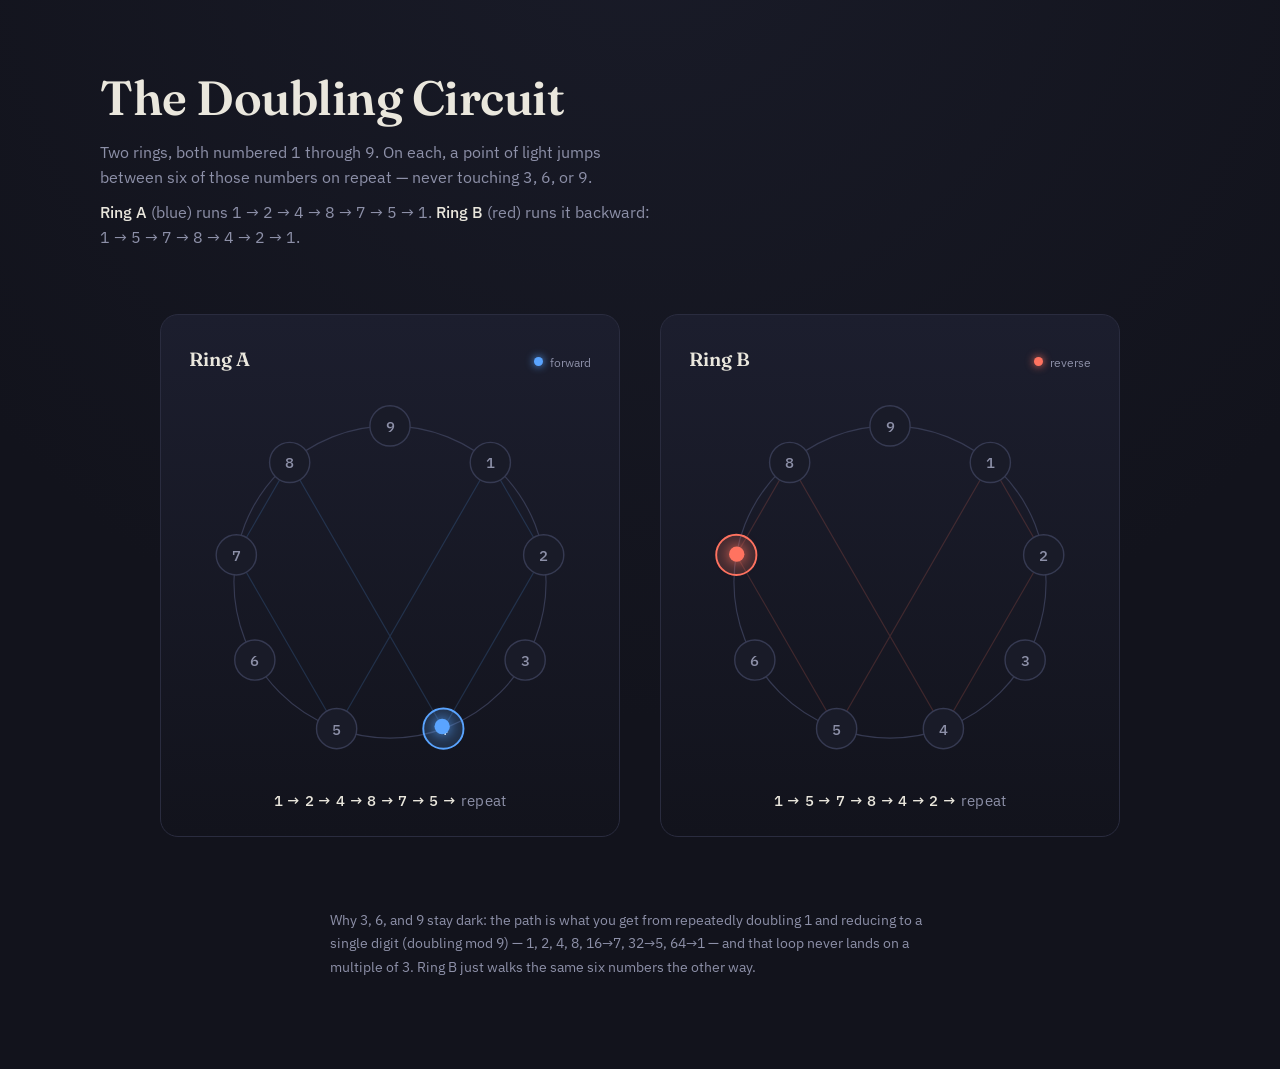
<file: doubling-circuit.html>
<!DOCTYPE html>
<html lang="en">
<head>
<meta charset="UTF-8">
<meta name="viewport" content="width=device-width, initial-scale=1.0">
<title>The Doubling Circuit</title>
<link rel="preconnect" href="https://fonts.googleapis.com">
<link rel="preconnect" href="https://fonts.gstatic.com" crossorigin>
<link href="https://fonts.googleapis.com/css2?family=Fraunces:opsz,wght@9..144,400;9..144,600&family=IBM+Plex+Sans:wght@400;500;600&display=swap" rel="stylesheet">
<style>
  :root{
    --bg: #12131c;
    --bg-2: #191b28;
    --panel: #1c1e2e;
    --ring: #363a52;
    --ring-dim: #2a2c3f;
    --text: #eae7dd;
    --muted: #8d90a8;
    --blue: #5aa4ff;
    --blue-dim: rgba(90,164,255,0.18);
    --red: #ff7360;
    --red-dim: rgba(255,115,96,0.18);
    --brass: #cbab6d;
    --line-width: 1px;
  }

  *{ box-sizing: border-box; }

  html,body{
    margin:0;
    padding:0;
    background: radial-gradient(120% 140% at 50% -10%, var(--bg-2) 0%, var(--bg) 55%);
    color: var(--text);
    font-family: 'IBM Plex Sans', system-ui, sans-serif;
    min-height:100%;
  }

  body{
    padding: clamp(28px, 6vw, 72px) clamp(18px, 6vw, 48px) 80px;
  }

  .wrap{
    max-width: 1080px;
    margin: 0 auto;
  }

  header{
    max-width: 620px;
    margin: 0 0 clamp(40px, 6vw, 64px);
  }

  h1{
    font-family: 'Fraunces', serif;
    font-weight: 600;
    font-size: clamp(2rem, 4.6vw, 3rem);
    line-height: 1.08;
    letter-spacing: -0.01em;
    margin: 0 0 16px;
    color: var(--text);
  }

  header p{
    font-size: 0.98rem;
    line-height: 1.6;
    color: var(--muted);
    margin: 0 0 10px;
    max-width: 56ch;
  }

  header p strong{
    color: var(--text);
    font-weight: 500;
  }

  .circuits{
    display: flex;
    gap: clamp(20px, 4vw, 40px);
    flex-wrap: wrap;
    justify-content: center;
  }

  .panel{
    background: linear-gradient(180deg, var(--panel), var(--bg));
    border: 1px solid var(--ring-dim);
    border-radius: 18px;
    padding: clamp(20px, 3vw, 32px) clamp(16px, 3vw, 28px) 26px;
    flex: 1 1 380px;
    max-width: 460px;
    min-width: 280px;
  }

  .panel-head{
    display:flex;
    align-items: baseline;
    justify-content: space-between;
    margin-bottom: 6px;
  }

  .panel-head h2{
    font-family: 'Fraunces', serif;
    font-weight: 600;
    font-size: 1.2rem;
    margin: 0;
  }

  .dot-label{
    display:flex;
    align-items:center;
    gap:7px;
    font-size: 0.78rem;
    color: var(--muted);
  }

  .swatch{
    width: 9px; height: 9px; border-radius: 50%;
    display:inline-block;
  }

  .panel.a .swatch{ background: var(--blue); box-shadow: 0 0 8px var(--blue); }
  .panel.b .swatch{ background: var(--red); box-shadow: 0 0 8px var(--red); }

  svg{
    width: 100%;
    height: auto;
    display: block;
    margin: 10px auto 4px;
    overflow: visible;
  }

  .ring{
    fill: none;
    stroke: var(--ring);
    stroke-width: 1;
  }

  .guide-line{
    fill: none;
    stroke-width: 1;
  }

  .panel.a .guide-line{ stroke: var(--blue-dim); }
  .panel.b .guide-line{ stroke: var(--red-dim); }

  .node circle{
    fill: var(--bg-2);
    stroke: var(--ring);
    stroke-width: 1.2;
    transition: stroke 0.25s ease, fill 0.25s ease;
  }

  .node text{
    font-family: 'IBM Plex Sans', sans-serif;
    font-size: 13px;
    font-weight: 500;
    fill: var(--muted);
    text-anchor: middle;
    dominant-baseline: central;
    transition: fill 0.25s ease;
  }

  .node.lit circle{
    stroke-width: 1.6;
  }
  .panel.a .node.lit circle{ stroke: var(--blue); fill: var(--blue-dim); }
  .panel.b .node.lit circle{ stroke: var(--red); fill: var(--red-dim); }
  .node.lit text{ fill: var(--text); }

  .ball{
    r: 6.5;
  }
  .panel.a .ball{ fill: var(--blue); filter: drop-shadow(0 0 6px var(--blue)); }
  .panel.b .ball{ fill: var(--red); filter: drop-shadow(0 0 6px var(--red)); }

  .sequence{
    text-align: center;
    font-size: 0.92rem;
    color: var(--muted);
    letter-spacing: 0.02em;
    margin-top: 8px;
  }

  .sequence b{
    color: var(--text);
    font-weight: 500;
  }

  footer{
    max-width: 620px;
    margin: clamp(48px, 7vw, 72px) auto 0;
    font-size: 0.88rem;
    line-height: 1.65;
    color: var(--muted);
  }

  footer p{ margin: 0 0 10px; }

  @media (prefers-reduced-motion: reduce){
    .ball{ transition: none; }
  }
</style>
</head>
<body>
<div class="wrap">
  <header>
    <h1>The Doubling Circuit</h1>
    <p>Two rings, both numbered 1 through 9. On each, a point of light jumps between six of those numbers on repeat — never touching 3, 6, or 9.</p>
    <p><strong>Ring A</strong> (blue) runs 1 → 2 → 4 → 8 → 7 → 5 → 1. <strong>Ring B</strong> (red) runs it backward: 1 → 5 → 7 → 8 → 4 → 2 → 1.</p>
  </header>

  <div class="circuits">
    <div class="panel a">
      <div class="panel-head">
        <h2>Ring A</h2>
        <div class="dot-label"><span class="swatch"></span>forward</div>
      </div>
      <svg id="svg-a" viewBox="0 0 340 340"></svg>
      <div class="sequence" id="seq-a"></div>
    </div>

    <div class="panel b">
      <div class="panel-head">
        <h2>Ring B</h2>
        <div class="dot-label"><span class="swatch"></span>reverse</div>
      </div>
      <svg id="svg-b" viewBox="0 0 340 340"></svg>
      <div class="sequence" id="seq-b"></div>
    </div>
  </div>

  <footer>
    <p>Why 3, 6, and 9 stay dark: the path is what you get from repeatedly doubling 1 and reducing to a single digit (doubling mod 9) — 1, 2, 4, 8, 16→7, 32→5, 64→1 — and that loop never lands on a multiple of 3. Ring B just walks the same six numbers the other way.</p>
  </footer>
</div>

<script>
(function(){
  const CX = 170, CY = 170, R = 132, NODE_R = 17;

  function pointFor(n){
    // 1 at top, clockwise, 9 positions evenly spaced
    const angle = ((n - 1) * 40 - 50) * Math.PI / 180;
    return { x: CX + R * Math.cos(angle), y: CY + R * Math.sin(angle) };
  }

  function buildRing(svgEl, sequence){
    const svgNS = "http://www.w3.org/2000/svg";
    const ring = document.createElementNS(svgNS, "circle");
    ring.setAttribute("cx", CX); ring.setAttribute("cy", CY); ring.setAttribute("r", R);
    ring.setAttribute("class", "ring");
    svgEl.appendChild(ring);

    // faint guide path connecting the sequence
    let d = "";
    sequence.forEach((n, i) => {
      const p = pointFor(n);
      d += (i === 0 ? "M" : "L") + p.x.toFixed(1) + "," + p.y.toFixed(1) + " ";
    });
    const guide = document.createElementNS(svgNS, "path");
    guide.setAttribute("d", d);
    guide.setAttribute("class", "guide-line");
    svgEl.appendChild(guide);

    // nodes 1..9
    const nodes = {};
    for (let n = 1; n <= 9; n++){
      const p = pointFor(n);
      const g = document.createElementNS(svgNS, "g");
      g.setAttribute("class", "node");
      const c = document.createElementNS(svgNS, "circle");
      c.setAttribute("cx", p.x); c.setAttribute("cy", p.y); c.setAttribute("r", NODE_R);
      const t = document.createElementNS(svgNS, "text");
      t.setAttribute("x", p.x); t.setAttribute("y", p.y);
      t.textContent = n;
      g.appendChild(c); g.appendChild(t);
      svgEl.appendChild(g);
      nodes[n] = g;
    }

    const ball = document.createElementNS(svgNS, "circle");
    ball.setAttribute("class", "ball");
    ball.setAttribute("r", 6.5);
    const start = pointFor(sequence[0]);
    ball.setAttribute("cx", start.x);
    ball.setAttribute("cy", start.y);
    svgEl.appendChild(ball);

    return { nodes, ball };
  }

  function easeInOutCubic(t){
    return t < 0.5 ? 4*t*t*t : 1 - Math.pow(-2*t+2, 3) / 2;
  }

  function animate(svgEl, sequence, hopMs){
    const { nodes, ball } = buildRing(svgEl, sequence);
    const points = sequence.map(pointFor);
    const segCount = points.length - 1;
    let litNode = null;

    function frame(ts){
      const totalElapsed = ts % (hopMs * segCount);
      const segIndex = Math.min(Math.floor(totalElapsed / hopMs), segCount - 1);
      const t = easeInOutCubic((totalElapsed - segIndex * hopMs) / hopMs);

      const p0 = points[segIndex], p1 = points[segIndex + 1];
      const x = p0.x + (p1.x - p0.x) * t;
      const y = p0.y + (p1.y - p0.y) * t;
      ball.setAttribute("cx", x);
      ball.setAttribute("cy", y);

      const currentNum = t < 0.08 ? sequence[segIndex] : (t > 0.92 ? sequence[segIndex + 1] : null);
      if (currentNum !== null && nodes[currentNum] !== litNode){
        if (litNode) litNode.classList.remove("lit");
        litNode = nodes[currentNum];
        litNode.classList.add("lit");
      }

      requestAnimationFrame(frame);
    }
    requestAnimationFrame(frame);
  }

  const seqA = [1,2,4,8,7,5,1];
  const seqB = [1,5,7,8,4,2,1];

  animate(document.getElementById("svg-a"), seqA, 850);
  animate(document.getElementById("svg-b"), seqB, 850);

  document.getElementById("seq-a").innerHTML = "<b>" + seqA.slice(0,-1).join(" → ") + " → </b>repeat";
  document.getElementById("seq-b").innerHTML = "<b>" + seqB.slice(0,-1).join(" → ") + " → </b>repeat";
})();
</script>
</body>
</html>
</file>
